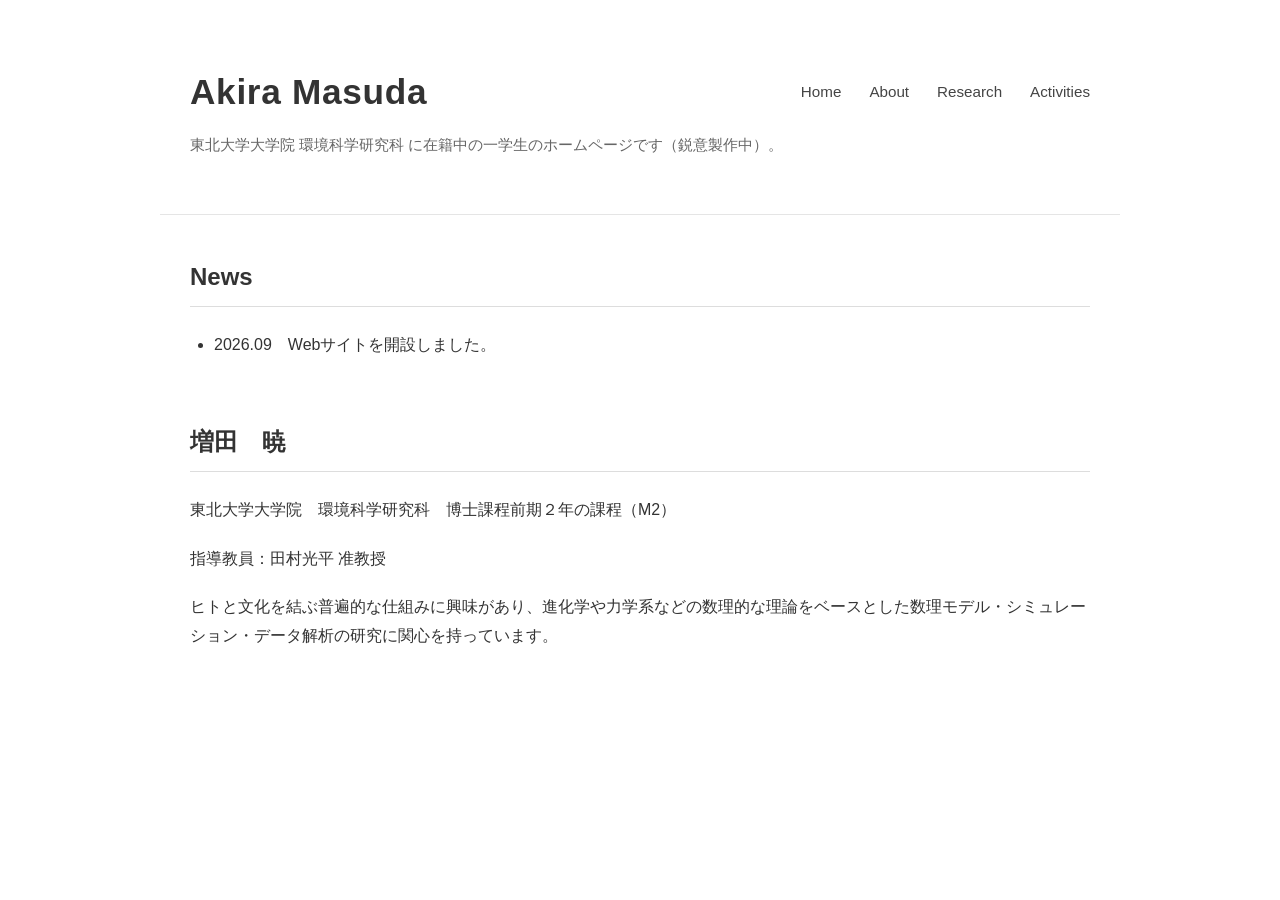
<file: index.html>
<!DOCTYPE html>
<html lang="ja">

<head>
  <meta charset="UTF-8">
  <meta name="viewport" content="width=device-width, initial-scale=1.0">
  <title>Akira Masuda</title>
  <link rel="stylesheet" href="style.css">
</head>

<body>

<header>

  <div class="header-top">
    <h1>Akira Masuda</h1>

    <nav>
      <a href="./">Home</a>
      <a href="about/">About</a>
      <a href="research/">Research</a>
      <a href="activities/">Activities</a>
    </nav>
  </div>

  <p>東北大学大学院 環境科学研究科 に在籍中の一学生のホームページです（鋭意製作中）。</p>

</header>

  <main>

    <section>
      <h2>News</h2>

      <ul>
        <li>2026.09　Webサイトを開設しました。</li>
      </ul>
    </section>
    
    <section>
      <h2>増田　暁</h2>

      <p>
        東北大学大学院　環境科学研究科　博士課程前期２年の課程（M2）
      </p>
      <p>
        指導教員：田村光平 准教授
      </p>
      <p>
        ヒトと文化を結ぶ普遍的な仕組みに興味があり、進化学や力学系などの数理的な理論をベースとした数理モデル・シミュレーション・データ解析の研究に関心を持っています。
      </p>
    </section>

  </main>

</body>

</html>
</file>
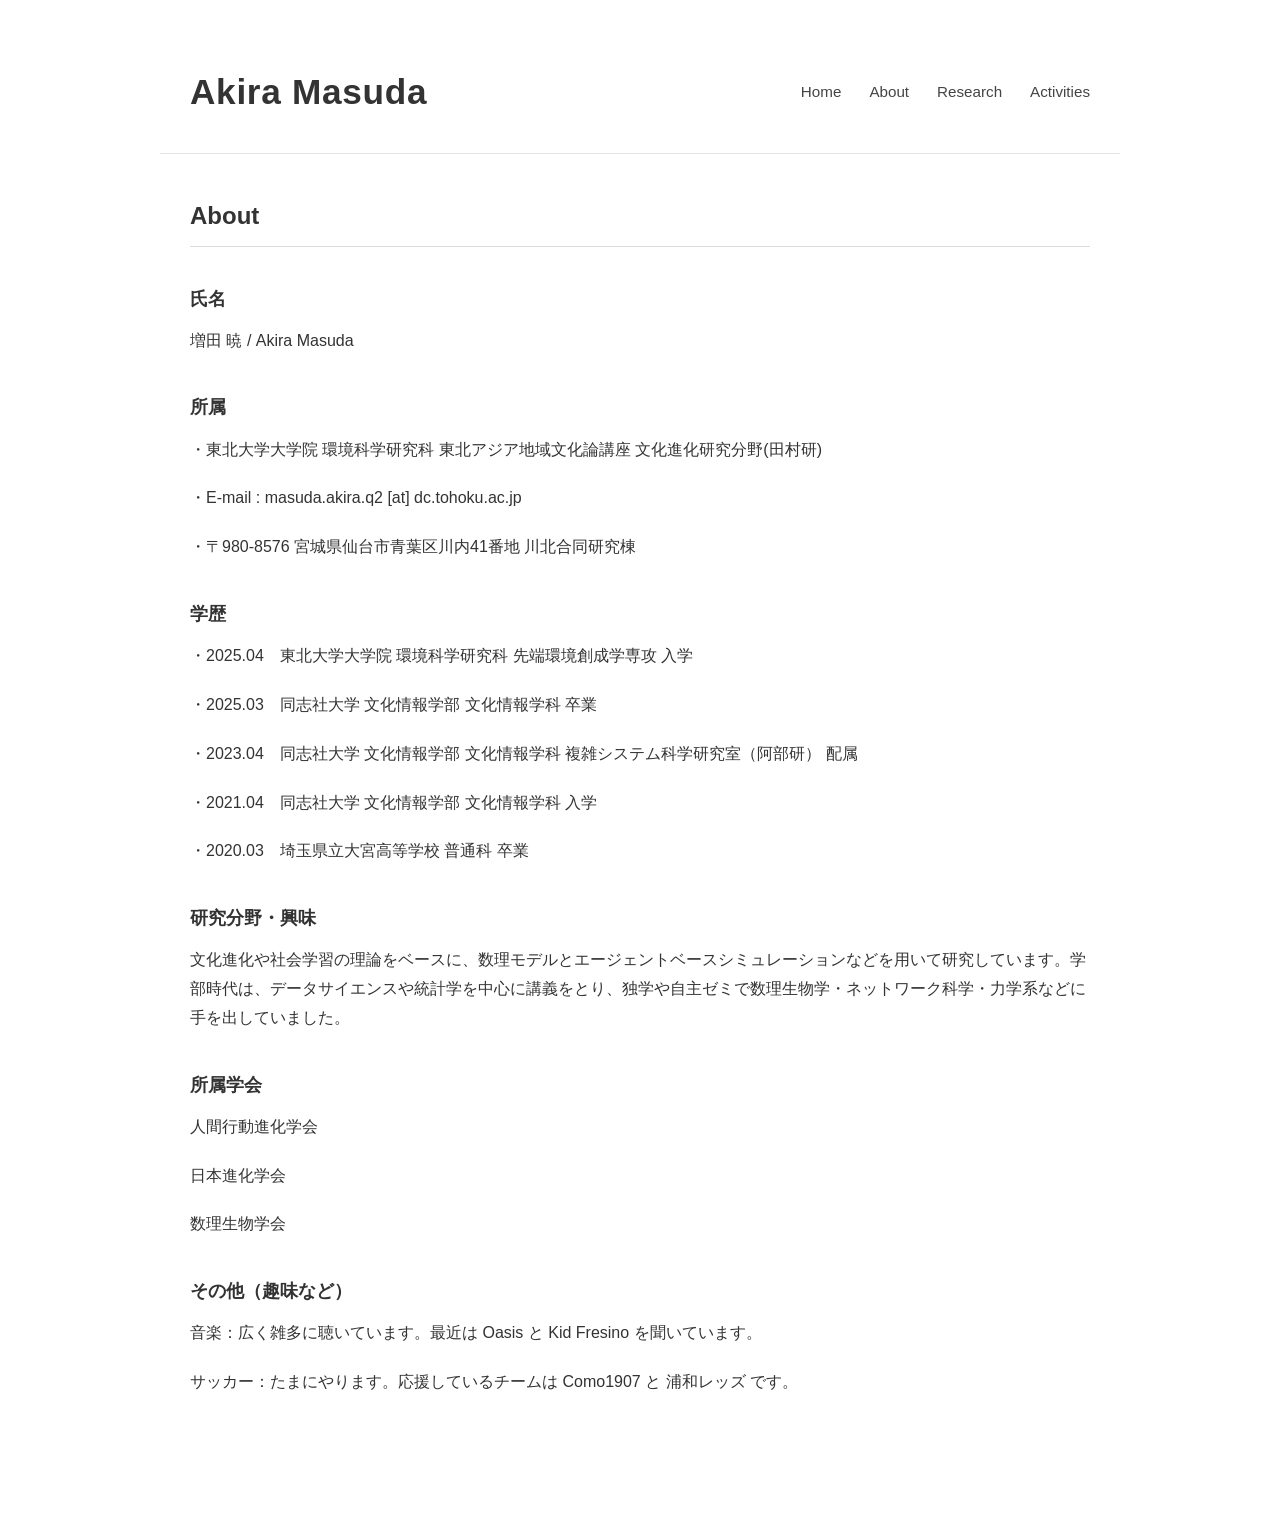
<file: about/index.html>
<!DOCTYPE html>
<html lang="ja">

<head>
  <meta charset="UTF-8">
  <meta name="viewport" content="width=device-width, initial-scale=1.0">
  <title>About | Akira Masuda</title>

  <link rel="stylesheet" href="../style.css">
</head>

<body>

  <header>
    <div class="header-top">
      <h1>Akira Masuda</h1>
    
      <nav>
        <a href="../">Home</a>
        <a href="./">About</a>
        <a href="../research/">Research</a>
        <a href="../activities/">Activities</a>
      </nav>
    </div>
  </header>

  <main>

    <h2>About</h2>

    <h3>氏名</h3>
    <p>
      増田 暁 / Akira Masuda
    </p>

    <h3>所属</h3>
    <p>
      ・東北大学大学院 環境科学研究科 東北アジア地域文化論講座 文化進化研究分野(田村研)
    </p>
    <p>
      ・E-mail : masuda.akira.q2 [at] dc.tohoku.ac.jp
    </p>
    <p>
      ・〒980-8576 宮城県仙台市青葉区川内41番地 川北合同研究棟
    </p>

    <h3>学歴</h3>
    <p>
      ・2025.04　東北大学大学院 環境科学研究科 先端環境創成学専攻 入学
    </p>
    <p>
      ・2025.03　同志社大学 文化情報学部 文化情報学科 卒業
    </p>
    <p>
      ・2023.04　同志社大学 文化情報学部 文化情報学科 複雑システム科学研究室（阿部研） 配属
    </p>
    <p>
      ・2021.04　同志社大学 文化情報学部 文化情報学科 入学
    </p>
    <p>
      ・2020.03　埼玉県立大宮高等学校 普通科 卒業
    </p>

    <h3>研究分野・興味</h3>
    <p>
      文化進化や社会学習の理論をベースに、数理モデルとエージェントベースシミュレーションなどを用いて研究しています。学部時代は、データサイエンスや統計学を中心に講義をとり、独学や自主ゼミで数理生物学・ネットワーク科学・力学系などに手を出していました。
    </p>

    <h3>所属学会</h3>
    <p>
      人間行動進化学会
    </p>
    <p>
      日本進化学会
    </p>
    <p>
      数理生物学会
    </p>

    <h3>
      その他（趣味など）
    </h3>
    <p>
      音楽：広く雑多に聴いています。最近は Oasis と Kid Fresino を聞いています。
    </p>
    <p>
      サッカー：たまにやります。応援しているチームは Como1907 と 浦和レッズ です。
    </p>

  </main>

</body>

</html>
</file>
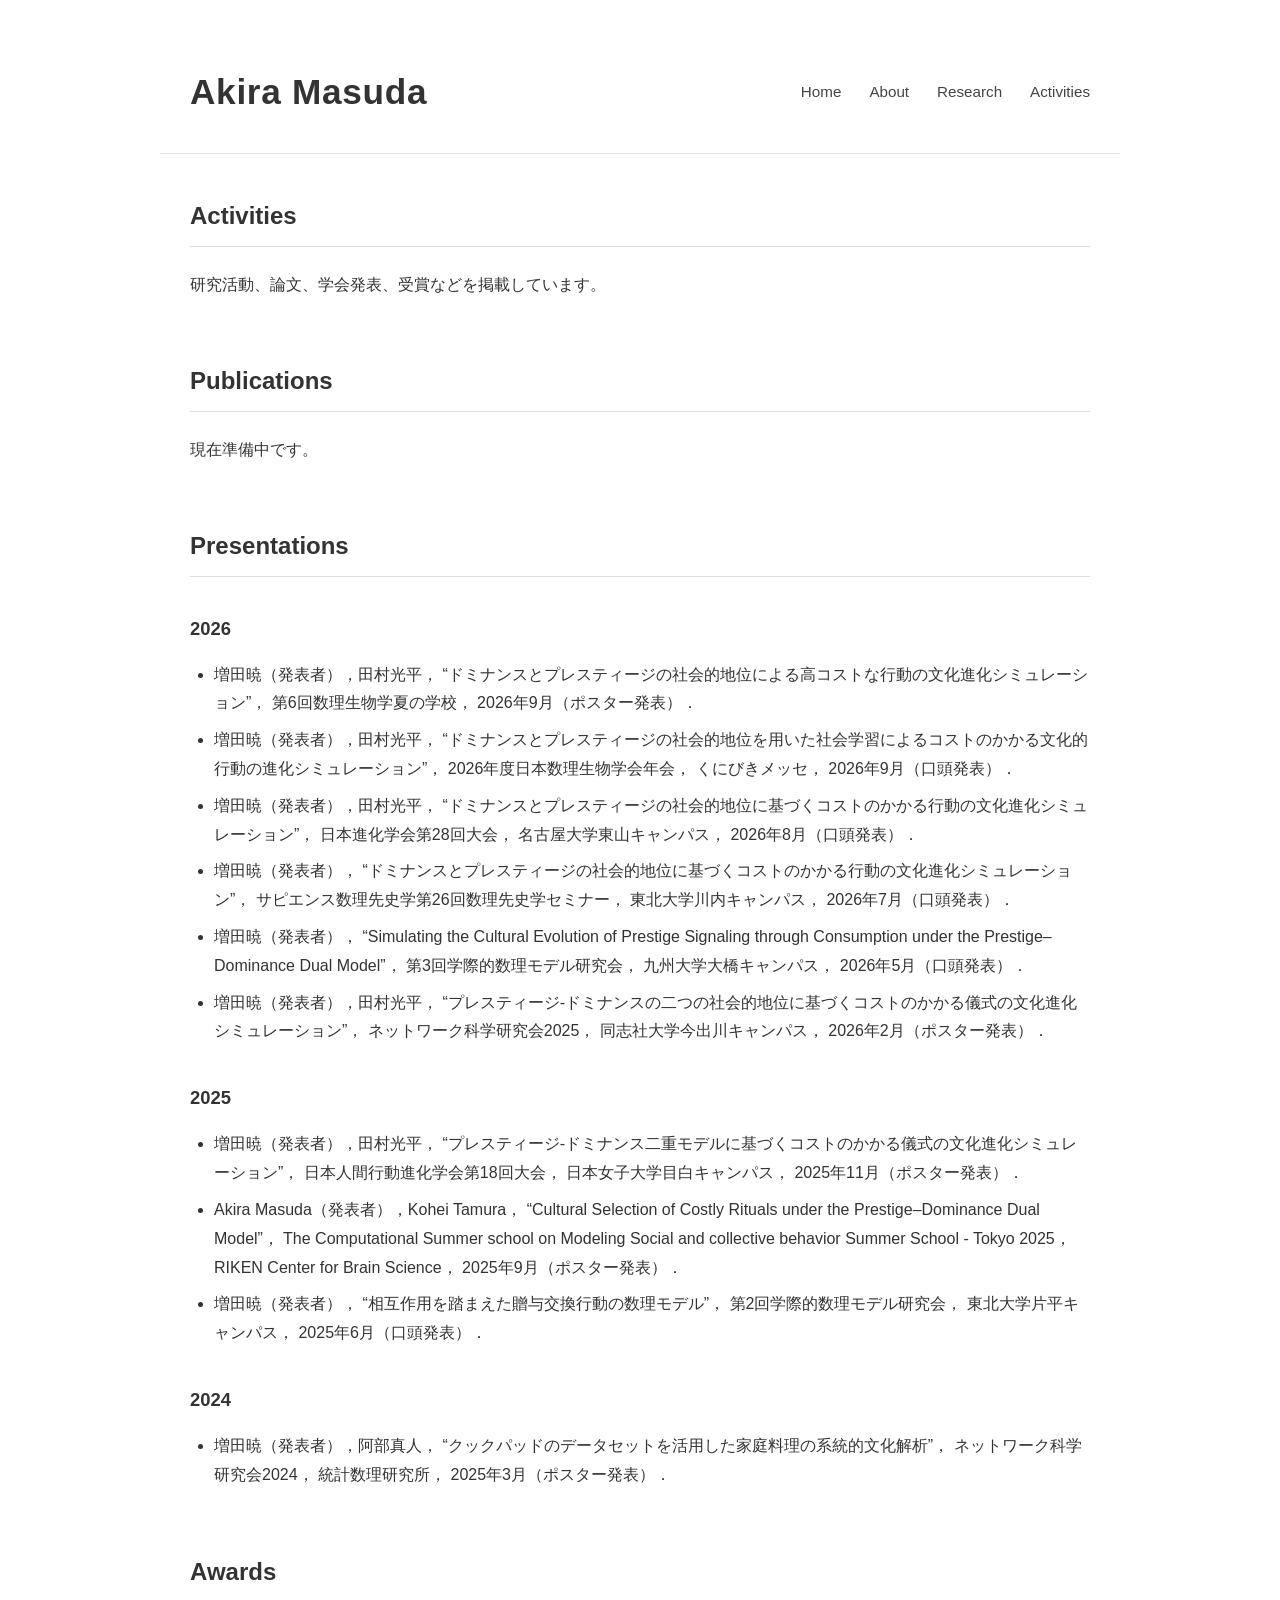
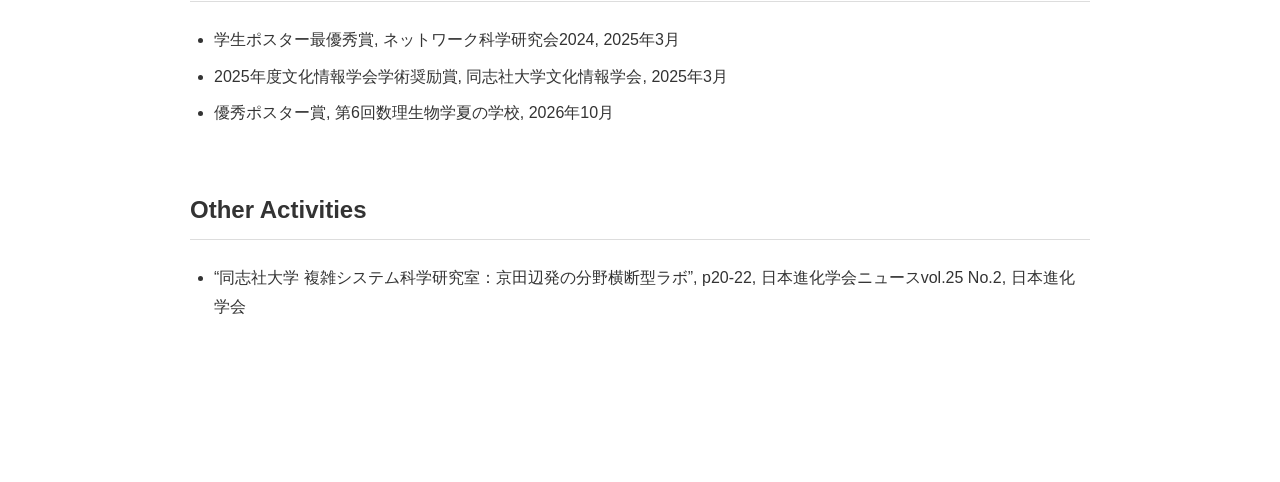
<file: activities/index.html>
<!DOCTYPE html>
<html lang="ja">

<head>
  <meta charset="UTF-8">
  <meta name="viewport" content="width=device-width, initial-scale=1.0">

  <title>Activities | Akira Masuda</title>

  <link rel="stylesheet" href="../style.css">
</head>

<body>

  <header>
    <div class="header-top">
      <h1>Akira Masuda</h1>
    
      <nav>
        <a href="../">Home</a>
        <a href="../about/">About</a>
        <a href="../research/">Research</a>
        <a href="./activities/">Activities</a>
      </nav>
    </div>
  </header>

  <main>

    <section>

      <h2>Activities</h2>

      <p>
        研究活動、論文、学会発表、受賞などを掲載しています。
      </p>

    </section>


    <section>

      <h2>Publications</h2>

      <p>
        現在準備中です。
      </p>

      <!--
      <ol>
        <li>
          著者名. (年).
          論文タイトル.
          雑誌名.
        </li>
      </ol>
      -->

    </section>


    <section>

      <h2>Presentations</h2>

      <h3>2026</h3>

      <ul>
        <li>
          増田暁（発表者），田村光平，
          “ドミナンスとプレスティージの社会的地位による高コストな行動の文化進化シミュレーション”，
          第6回数理生物学夏の学校，
          2026年9月（ポスター発表）．
        </li>
        <li>
          増田暁（発表者），田村光平，
          “ドミナンスとプレスティージの社会的地位を用いた社会学習によるコストのかかる文化的行動の進化シミュレーション”，
          2026年度日本数理生物学会年会，
          くにびきメッセ，
          2026年9月（口頭発表）．
        </li>
        <li>
          増田暁（発表者），田村光平，
          “ドミナンスとプレスティージの社会的地位に基づくコストのかかる行動の文化進化シミュレーション”，
          日本進化学会第28回大会，
          名古屋大学東山キャンパス，
          2026年8月（口頭発表）．
        </li>
        <li>
          増田暁（発表者），
          “ドミナンスとプレスティージの社会的地位に基づくコストのかかる行動の文化進化シミュレーション”，
          サピエンス数理先史学第26回数理先史学セミナー，
          東北大学川内キャンパス，
          2026年7月（口頭発表）．
        </li>
        <li>
          増田暁（発表者），
          “Simulating the Cultural Evolution of Prestige Signaling through Consumption under the Prestige–Dominance Dual Model”，
          第3回学際的数理モデル研究会，
          九州大学大橋キャンパス，
          2026年5月（口頭発表）．
        </li>
        <li>
          増田暁（発表者），田村光平，
          “プレスティージ‐ドミナンスの二つの社会的地位に基づくコストのかかる儀式の文化進化シミュレーション”，
          ネットワーク科学研究会2025，
          同志社大学今出川キャンパス，
          2026年2月（ポスター発表）．
        </li>
      </ul>


      <h3>2025</h3>

      <ul>
        <li>
          増田暁（発表者），田村光平，
          “プレスティージ‐ドミナンス二重モデルに基づくコストのかかる儀式の文化進化シミュレーション”，
          日本人間行動進化学会第18回大会，
          日本女子大学目白キャンパス，
          2025年11月（ポスター発表）．
        </li>
        <li>
          Akira Masuda（発表者），Kohei Tamura，
          “Cultural Selection of Costly Rituals under the Prestige–Dominance Dual Model”，
          The Computational Summer school on Modeling Social and collective behavior Summer School - Tokyo 2025，
          RIKEN Center for Brain Science，
          2025年9月（ポスター発表）．
        </li>
        <li>
          増田暁（発表者），
          “相互作用を踏まえた贈与交換行動の数理モデル”，
          第2回学際的数理モデル研究会，
          東北大学片平キャンパス，
          2025年6月（口頭発表）．
        </li>
      </ul>


      <h3>2024</h3>

      <ul>
        <li>
          増田暁（発表者），阿部真人，
          “クックパッドのデータセットを活用した家庭料理の系統的文化解析”，
          ネットワーク科学研究会2024，
          統計数理研究所，
          2025年3月（ポスター発表）．
        </li>
      </ul>
      
    </section>

    
    <section>

      <h2>Awards</h2>

      <ul>
        <li>
          学生ポスター最優秀賞, ネットワーク科学研究会2024, 2025年3月
        </li>
        <li>
          2025年度文化情報学会学術奨励賞, 同志社大学文化情報学会,  2025年3月
        </li>
        <li>
          優秀ポスター賞, 第6回数理生物学夏の学校, 2026年10月
        </li>
      </ul>

    </section>


    <section>

      <h2>Other Activities</h2>

      <ul>
        <li>
          “同志社大学 複雑システム科学研究室：京田辺発の分野横断型ラボ”, 
          p20-22, 日本進化学会ニュースvol.25 No.2, 
          日本進化学会
        </li>
      </ul>

    </section>

  </main>

</body>

</html>
</file>
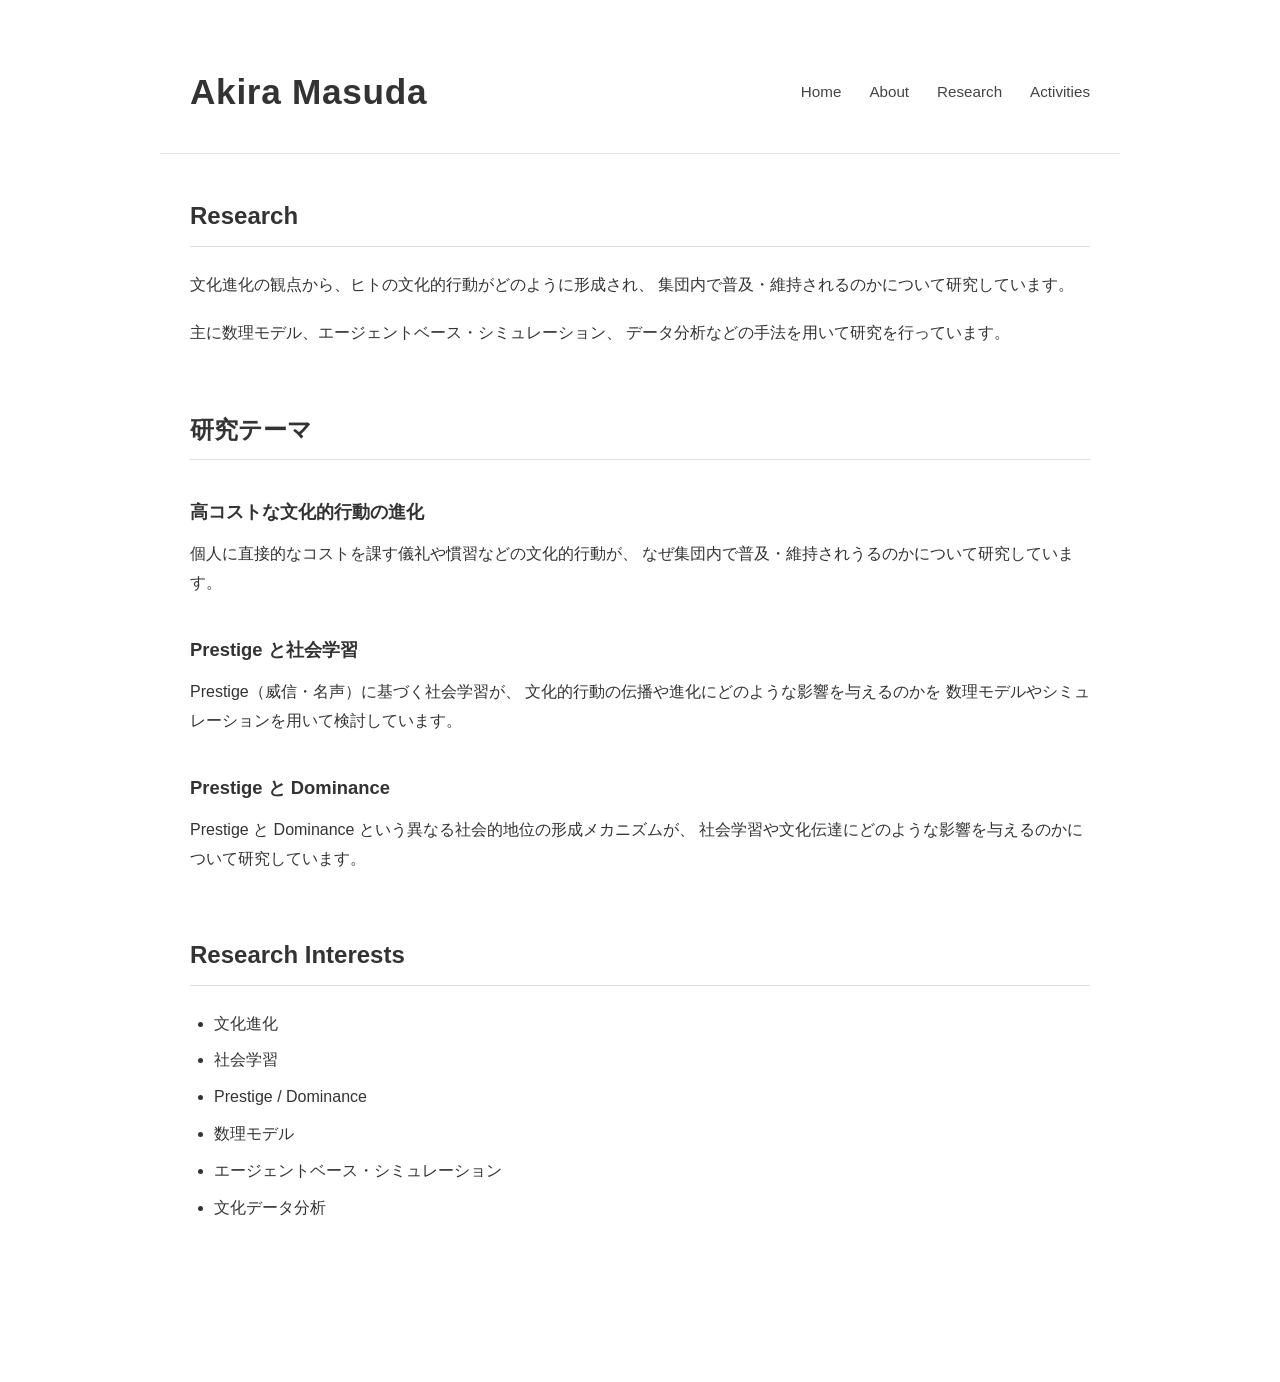
<file: research/index.html>
<!DOCTYPE html>
<html lang="ja">

<head>
  <meta charset="UTF-8">
  <meta name="viewport" content="width=device-width, initial-scale=1.0">

  <title>Research | Akira Masuda</title>

  <link rel="stylesheet" href="../style.css">
</head>

<body>

  <header>
    <div class="header-top">
      <h1>Akira Masuda</h1>
    
      <nav>
        <a href="../">Home</a>
        <a href="../about/">About</a>
        <a href="./research/">Research</a>
        <a href="../activities/">Activities</a>
      </nav>
    </div>
  </header>

  <main>

    <section>

      <h2>Research</h2>

      <p>
        文化進化の観点から、ヒトの文化的行動がどのように形成され、
        集団内で普及・維持されるのかについて研究しています。
      </p>

      <p>
        主に数理モデル、エージェントベース・シミュレーション、
        データ分析などの手法を用いて研究を行っています。
      </p>

    </section>


    <section>

      <h2>研究テーマ</h2>

      <h3>高コストな文化的行動の進化</h3>

      <p>
        個人に直接的なコストを課す儀礼や慣習などの文化的行動が、
        なぜ集団内で普及・維持されうるのかについて研究しています。
      </p>


      <h3>Prestige と社会学習</h3>

      <p>
        Prestige（威信・名声）に基づく社会学習が、
        文化的行動の伝播や進化にどのような影響を与えるのかを
        数理モデルやシミュレーションを用いて検討しています。
      </p>


      <h3>Prestige と Dominance</h3>

      <p>
        Prestige と Dominance という異なる社会的地位の形成メカニズムが、
        社会学習や文化伝達にどのような影響を与えるのかについて研究しています。
      </p>

    </section>


    <section>

      <h2>Research Interests</h2>

      <ul>
        <li>文化進化</li>
        <li>社会学習</li>
        <li>Prestige / Dominance</li>
        <li>数理モデル</li>
        <li>エージェントベース・シミュレーション</li>
        <li>文化データ分析</li>
      </ul>

    </section>

  </main>

</body>

</html>
</file>
<file: style.css>
/* =========================
   基本設定
   ========================= */

body {
  margin: 0;

  font-family:
    -apple-system,
    BlinkMacSystemFont,
    "Helvetica Neue",
    "Hiragino Sans",
    "Yu Gothic",
    "YuGothic",
    sans-serif;

  color: #333;
  background-color: #ffffff;

  line-height: 1.8;
}


/* =========================
   ヘッダー
   ========================= */

header {
  max-width: 900px;
  margin: 0 auto;

  padding: 60px 30px 30px;

  border-bottom: 1px solid #e5e5e5;
}


header h1 {
  margin: 0;

  font-size: 2.2rem;
  font-weight: 600;

  letter-spacing: 0.02em;
}


header p {
  margin-top: 8px;
  margin-bottom: 25px;

  color: #666;

  font-size: 0.95rem;
}

.header-top {
  display: flex;
  justify-content: space-between;
  align-items: center;
  gap: 30px;
}

/* =========================
   ナビゲーション
   ========================= */

nav {
  display: flex;
  gap: 28px;
}


nav a {
  color: #444;

  text-decoration: none;

  font-size: 0.95rem;
  font-weight: 500;

  transition: color 0.2s;
}


nav a:hover {
  color: #0066aa;
}


/* =========================
   メインコンテンツ
   ========================= */

main {
  max-width: 900px;

  margin: 0 auto;

  padding: 40px 30px 100px;
}


/* =========================
   セクション
   ========================= */

section {
  margin-bottom: 60px;
}


h2 {
  margin-top: 0;
  margin-bottom: 24px;

  padding-bottom: 8px;

  font-size: 1.5rem;
  font-weight: 600;

  border-bottom: 1px solid #ddd;
}


h3 {
  margin-top: 35px;
  margin-bottom: 12px;

  font-size: 1.15rem;
  font-weight: 600;
}


p {
  margin-top: 0;
  margin-bottom: 20px;
}


/* =========================
   リスト
   ========================= */

ul,
ol {
  padding-left: 1.5rem;
}


li {
  margin-bottom: 8px;
}


/* =========================
   通常のリンク
   ========================= */

main a {
  color: #0066aa;

  text-decoration: none;
}


main a:hover {
  text-decoration: underline;
}


/* =========================
   スマートフォン対応
   ========================= */

@media (max-width: 600px) {

  header {
    padding: 40px 20px 25px;
  }

  main {
    padding: 30px 20px 80px;
  }

  header h1 {
    font-size: 1.8rem;
  }

  nav {
    gap: 18px;
    flex-wrap: wrap;
  }

}
</file>
